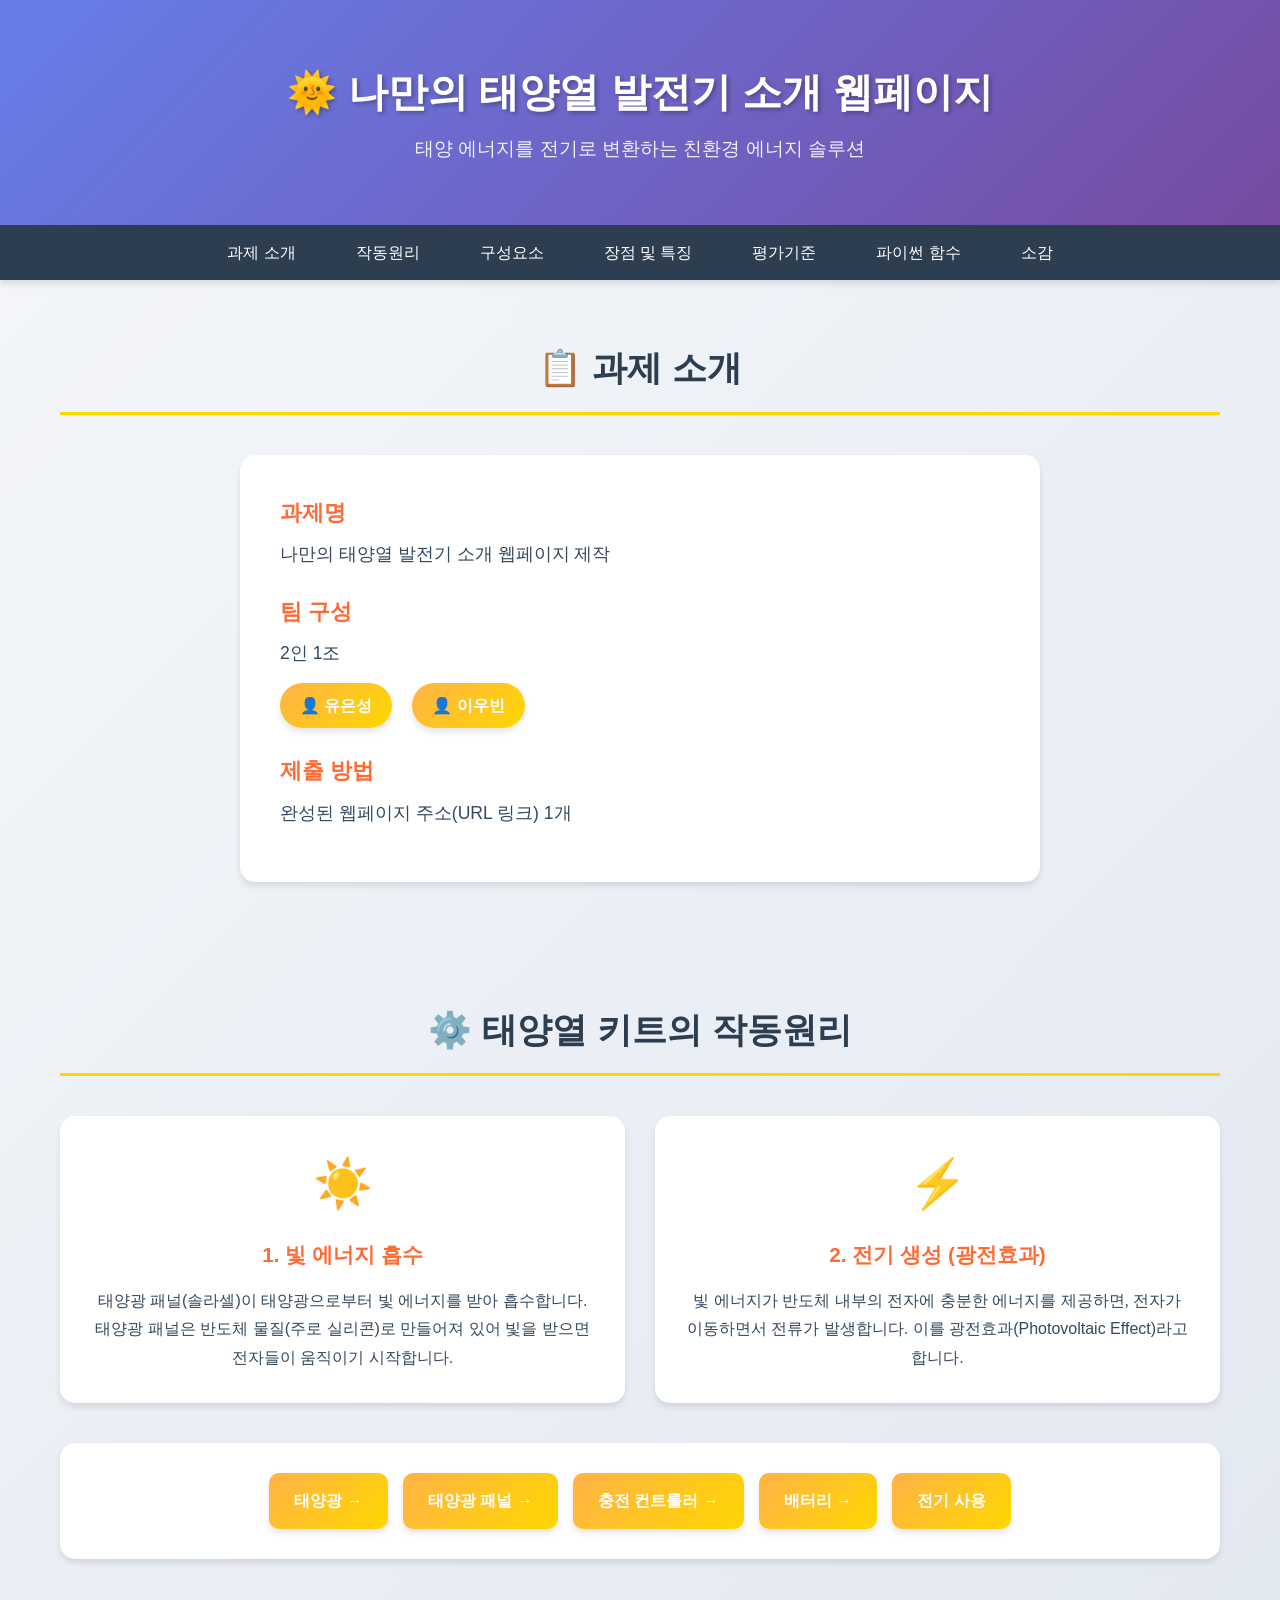
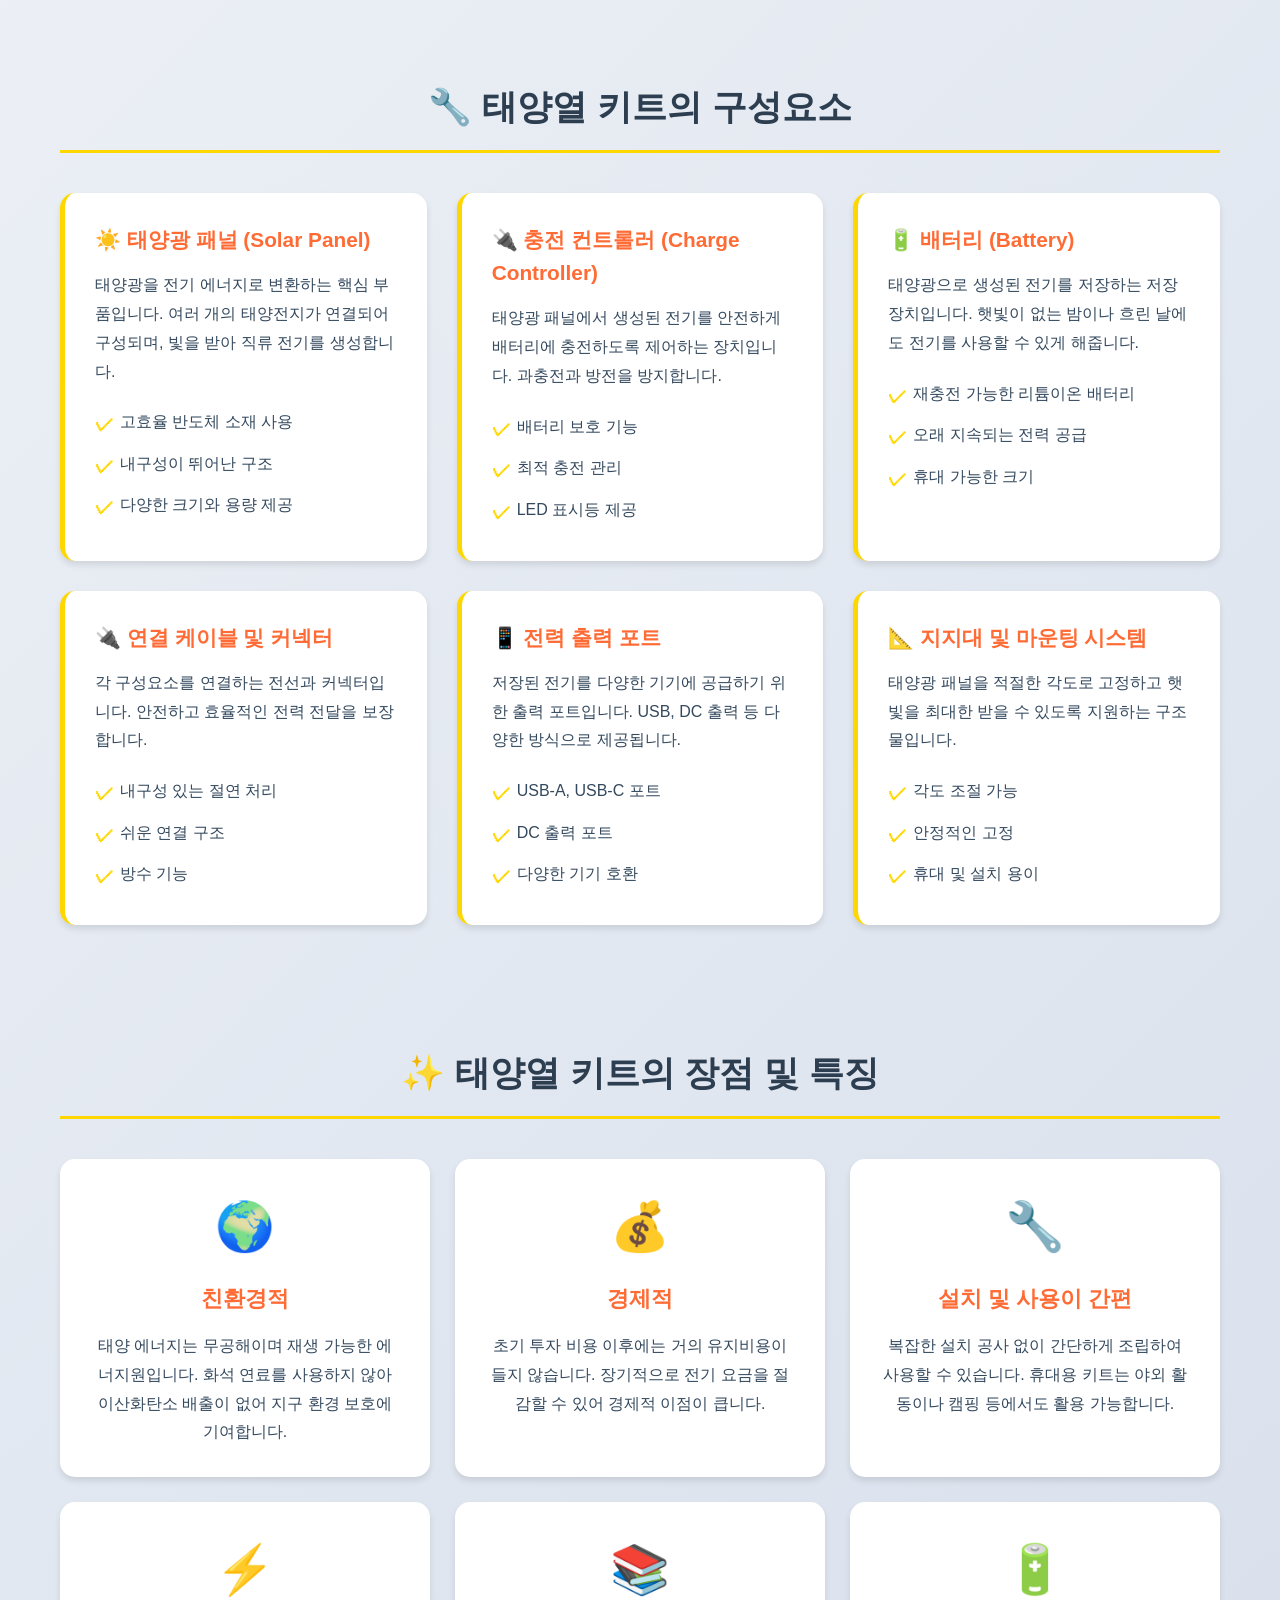
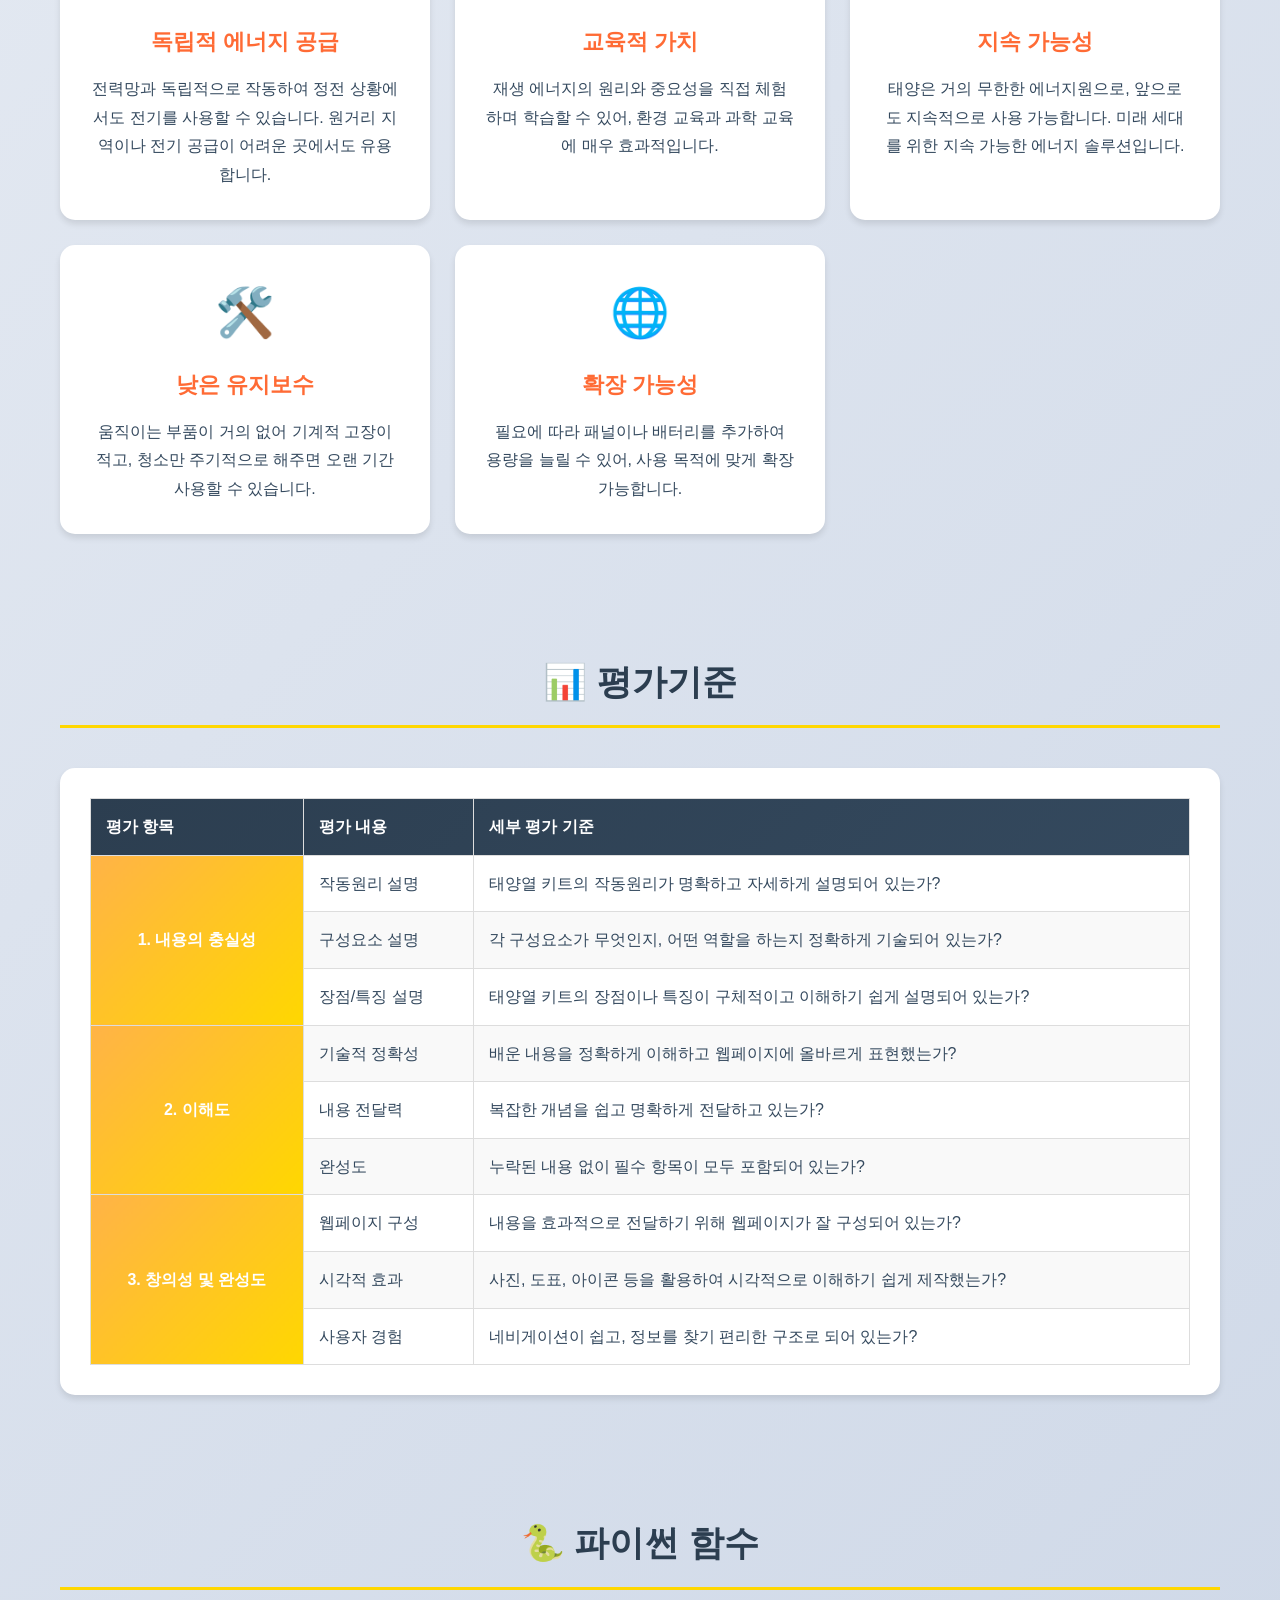
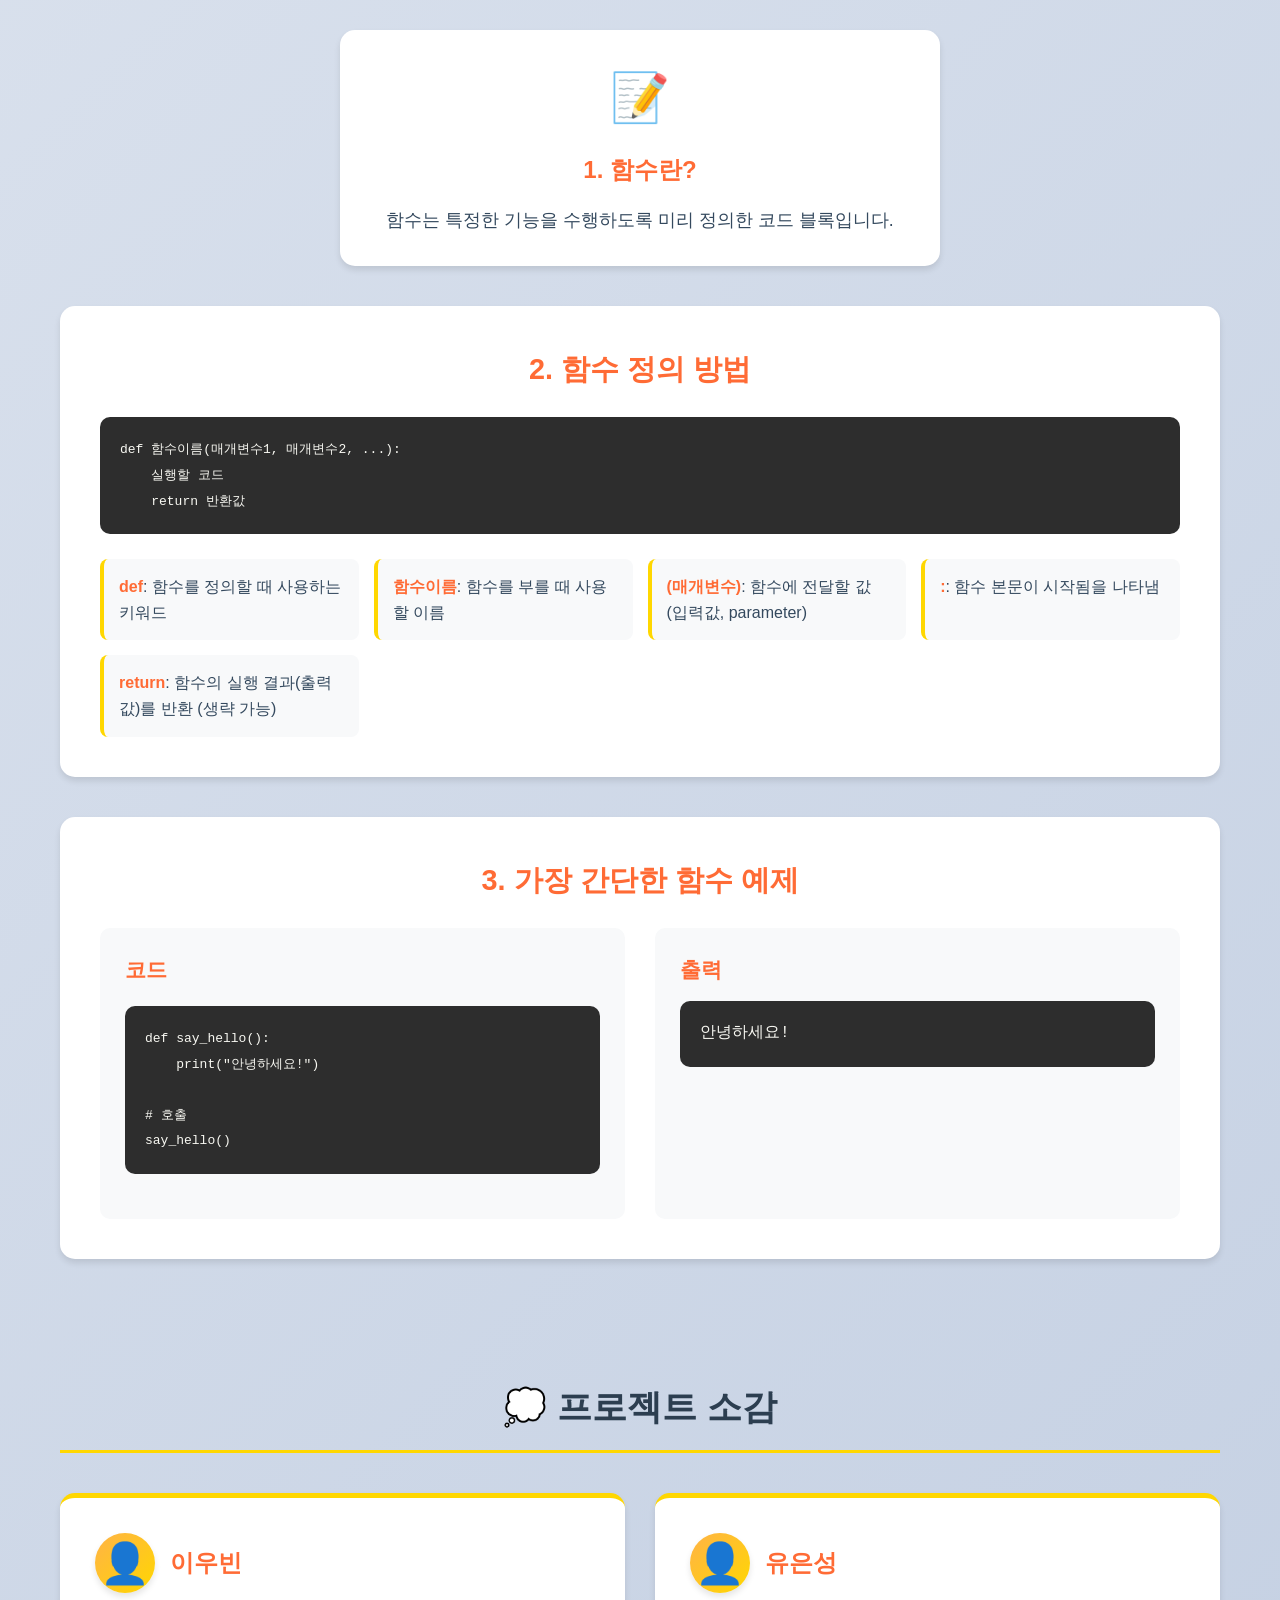
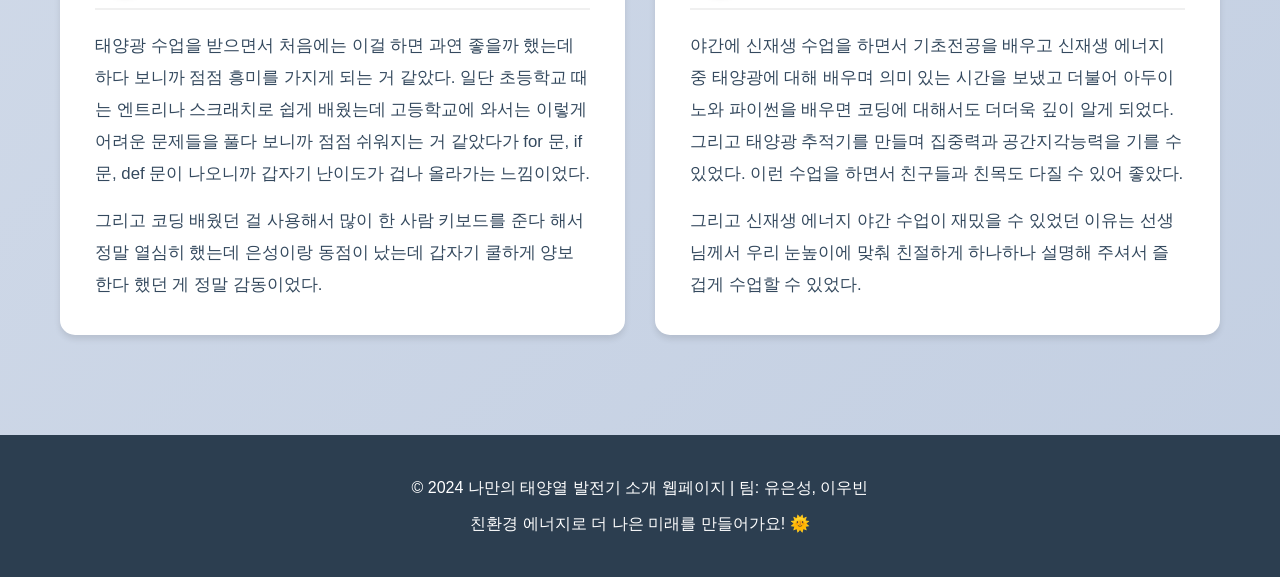
<file: index.html>
<!DOCTYPE html>
<html lang="ko">
<head>
    <meta charset="UTF-8">
    <meta name="viewport" content="width=device-width, initial-scale=1.0">
    <title>나만의 태양열 발전기 소개 웹페이지</title>
    <link rel="stylesheet" href="style.css">
</head>
<body>
    <header>
        <div class="container">
            <h1>🌞 나만의 태양열 발전기 소개 웹페이지</h1>
            <p class="subtitle">태양 에너지를 전기로 변환하는 친환경 에너지 솔루션</p>
        </div>
    </header>

    <nav>
        <div class="container">
            <ul>
                <li><a href="#about">과제 소개</a></li>
                <li><a href="#principle">작동원리</a></li>
                <li><a href="#components">구성요소</a></li>
                <li><a href="#advantages">장점 및 특징</a></li>
                <li><a href="#evaluation">평가기준</a></li>
                <li><a href="#python">파이썬 함수</a></li>
                <li><a href="#thoughts">소감</a></li>
            </ul>
        </div>
    </nav>

    <section id="about" class="section">
        <div class="container">
            <h2>📋 과제 소개</h2>
            <div class="info-card">
                <h3>과제명</h3>
                <p>나만의 태양열 발전기 소개 웹페이지 제작</p>
                
                <h3>팀 구성</h3>
                <p>2인 1조</p>
                <div class="team-members">
                    <span class="member">👤 유은성</span>
                    <span class="member">👤 이우빈</span>
                </div>

                <h3>제출 방법</h3>
                <p>완성된 웹페이지 주소(URL 링크) 1개</p>
            </div>
        </div>
    </section>

    <section id="principle" class="section">
        <div class="container">
            <h2>⚙️ 태양열 키트의 작동원리</h2>
            <div class="content-grid">
                <div class="principle-card">
                    <div class="icon">☀️</div>
                    <h3>1. 빛 에너지 흡수</h3>
                    <p>태양광 패널(솔라셀)이 태양광으로부터 빛 에너지를 받아 흡수합니다. 태양광 패널은 반도체 물질(주로 실리콘)로 만들어져 있어 빛을 받으면 전자들이 움직이기 시작합니다.</p>
                </div>
                
                <div class="principle-card">
                    <div class="icon">⚡</div>
                    <h3>2. 전기 생성 (광전효과)</h3>
                    <p>빛 에너지가 반도체 내부의 전자에 충분한 에너지를 제공하면, 전자가 이동하면서 전류가 발생합니다. 이를 광전효과(Photovoltaic Effect)라고 합니다.</p>
                </div>
            </div>
            
            <div class="diagram">
                <div class="process-flow">
                    <div class="flow-item">태양광 →</div>
                    <div class="flow-item">태양광 패널 →</div>
                    <div class="flow-item">충전 컨트롤러 →</div>
                    <div class="flow-item">배터리 →</div>
                    <div class="flow-item">전기 사용</div>
                </div>
            </div>
        </div>
    </section>

    <section id="components" class="section">
        <div class="container">
            <h2>🔧 태양열 키트의 구성요소</h2>
            <div class="components-grid">
                <div class="component-card">
                    <h3>☀️ 태양광 패널 (Solar Panel)</h3>
                    <p>태양광을 전기 에너지로 변환하는 핵심 부품입니다. 여러 개의 태양전지가 연결되어 구성되며, 빛을 받아 직류 전기를 생성합니다.</p>
                    <ul>
                        <li>고효율 반도체 소재 사용</li>
                        <li>내구성이 뛰어난 구조</li>
                        <li>다양한 크기와 용량 제공</li>
                    </ul>
                </div>
                
                <div class="component-card">
                    <h3>🔌 충전 컨트롤러 (Charge Controller)</h3>
                    <p>태양광 패널에서 생성된 전기를 안전하게 배터리에 충전하도록 제어하는 장치입니다. 과충전과 방전을 방지합니다.</p>
                    <ul>
                        <li>배터리 보호 기능</li>
                        <li>최적 충전 관리</li>
                        <li>LED 표시등 제공</li>
                    </ul>
                </div>
                
                <div class="component-card">
                    <h3>🔋 배터리 (Battery)</h3>
                    <p>태양광으로 생성된 전기를 저장하는 저장 장치입니다. 햇빛이 없는 밤이나 흐린 날에도 전기를 사용할 수 있게 해줍니다.</p>
                    <ul>
                        <li>재충전 가능한 리튬이온 배터리</li>
                        <li>오래 지속되는 전력 공급</li>
                        <li>휴대 가능한 크기</li>
                    </ul>
                </div>
                
                <div class="component-card">
                    <h3>🔌 연결 케이블 및 커넥터</h3>
                    <p>각 구성요소를 연결하는 전선과 커넥터입니다. 안전하고 효율적인 전력 전달을 보장합니다.</p>
                    <ul>
                        <li>내구성 있는 절연 처리</li>
                        <li>쉬운 연결 구조</li>
                        <li>방수 기능</li>
                    </ul>
                </div>
                
                <div class="component-card">
                    <h3>📱 전력 출력 포트</h3>
                    <p>저장된 전기를 다양한 기기에 공급하기 위한 출력 포트입니다. USB, DC 출력 등 다양한 방식으로 제공됩니다.</p>
                    <ul>
                        <li>USB-A, USB-C 포트</li>
                        <li>DC 출력 포트</li>
                        <li>다양한 기기 호환</li>
                    </ul>
                </div>
                
                <div class="component-card">
                    <h3>📐 지지대 및 마운팅 시스템</h3>
                    <p>태양광 패널을 적절한 각도로 고정하고 햇빛을 최대한 받을 수 있도록 지원하는 구조물입니다.</p>
                    <ul>
                        <li>각도 조절 가능</li>
                        <li>안정적인 고정</li>
                        <li>휴대 및 설치 용이</li>
                    </ul>
                </div>
            </div>
        </div>
    </section>

    <section id="advantages" class="section">
        <div class="container">
            <h2>✨ 태양열 키트의 장점 및 특징</h2>
            <div class="advantages-grid">
                <div class="advantage-card">
                    <div class="advantage-icon">🌍</div>
                    <h3>친환경적</h3>
                    <p>태양 에너지는 무공해이며 재생 가능한 에너지원입니다. 화석 연료를 사용하지 않아 이산화탄소 배출이 없어 지구 환경 보호에 기여합니다.</p>
                </div>
                
                <div class="advantage-card">
                    <div class="advantage-icon">💰</div>
                    <h3>경제적</h3>
                    <p>초기 투자 비용 이후에는 거의 유지비용이 들지 않습니다. 장기적으로 전기 요금을 절감할 수 있어 경제적 이점이 큽니다.</p>
                </div>
                
                <div class="advantage-card">
                    <div class="advantage-icon">🔧</div>
                    <h3>설치 및 사용이 간편</h3>
                    <p>복잡한 설치 공사 없이 간단하게 조립하여 사용할 수 있습니다. 휴대용 키트는 야외 활동이나 캠핑 등에서도 활용 가능합니다.</p>
                </div>
                
                <div class="advantage-card">
                    <div class="advantage-icon">⚡</div>
                    <h3>독립적 에너지 공급</h3>
                    <p>전력망과 독립적으로 작동하여 정전 상황에서도 전기를 사용할 수 있습니다. 원거리 지역이나 전기 공급이 어려운 곳에서도 유용합니다.</p>
                </div>
                
                <div class="advantage-card">
                    <div class="advantage-icon">📚</div>
                    <h3>교육적 가치</h3>
                    <p>재생 에너지의 원리와 중요성을 직접 체험하며 학습할 수 있어, 환경 교육과 과학 교육에 매우 효과적입니다.</p>
                </div>
                
                <div class="advantage-card">
                    <div class="advantage-icon">🔋</div>
                    <h3>지속 가능성</h3>
                    <p>태양은 거의 무한한 에너지원으로, 앞으로도 지속적으로 사용 가능합니다. 미래 세대를 위한 지속 가능한 에너지 솔루션입니다.</p>
                </div>
                
                <div class="advantage-card">
                    <div class="advantage-icon">🛠️</div>
                    <h3>낮은 유지보수</h3>
                    <p>움직이는 부품이 거의 없어 기계적 고장이 적고, 청소만 주기적으로 해주면 오랜 기간 사용할 수 있습니다.</p>
                </div>
                
                <div class="advantage-card">
                    <div class="advantage-icon">🌐</div>
                    <h3>확장 가능성</h3>
                    <p>필요에 따라 패널이나 배터리를 추가하여 용량을 늘릴 수 있어, 사용 목적에 맞게 확장 가능합니다.</p>
                </div>
            </div>
        </div>
    </section>

    <section id="evaluation" class="section">
        <div class="container">
            <h2>📊 평가기준</h2>
            <div class="table-container">
                <table class="evaluation-table">
                    <thead>
                        <tr>
                            <th>평가 항목</th>
                            <th>평가 내용</th>
                            <th>세부 평가 기준</th>
                        </tr>
                    </thead>
                    <tbody>
                        <tr>
                            <td rowspan="3" class="category">1. 내용의 충실성</td>
                            <td>작동원리 설명</td>
                            <td>태양열 키트의 작동원리가 명확하고 자세하게 설명되어 있는가?</td>
                        </tr>
                        <tr>
                            <td>구성요소 설명</td>
                            <td>각 구성요소가 무엇인지, 어떤 역할을 하는지 정확하게 기술되어 있는가?</td>
                        </tr>
                        <tr>
                            <td>장점/특징 설명</td>
                            <td>태양열 키트의 장점이나 특징이 구체적이고 이해하기 쉽게 설명되어 있는가?</td>
                        </tr>
                        <tr>
                            <td rowspan="3" class="category">2. 이해도</td>
                            <td>기술적 정확성</td>
                            <td>배운 내용을 정확하게 이해하고 웹페이지에 올바르게 표현했는가?</td>
                        </tr>
                        <tr>
                            <td>내용 전달력</td>
                            <td>복잡한 개념을 쉽고 명확하게 전달하고 있는가?</td>
                        </tr>
                        <tr>
                            <td>완성도</td>
                            <td>누락된 내용 없이 필수 항목이 모두 포함되어 있는가?</td>
                        </tr>
                        <tr>
                            <td rowspan="3" class="category">3. 창의성 및 완성도</td>
                            <td>웹페이지 구성</td>
                            <td>내용을 효과적으로 전달하기 위해 웹페이지가 잘 구성되어 있는가?</td>
                        </tr>
                        <tr>
                            <td>시각적 효과</td>
                            <td>사진, 도표, 아이콘 등을 활용하여 시각적으로 이해하기 쉽게 제작했는가?</td>
                        </tr>
                        <tr>
                            <td>사용자 경험</td>
                            <td>네비게이션이 쉽고, 정보를 찾기 편리한 구조로 되어 있는가?</td>
                        </tr>
                    </tbody>
                </table>
            </div>
        </div>
    </section>

    <section id="python" class="section">
        <div class="container">
            <h2>🐍 파이썬 함수</h2>
            
            <div class="python-intro">
                <div class="python-card">
                    <div class="python-icon">📝</div>
                    <h3>1. 함수란?</h3>
                    <p>함수는 특정한 기능을 수행하도록 미리 정의한 코드 블록입니다.</p>
                </div>
            </div>

            <div class="python-syntax">
                <h3>2. 함수 정의 방법</h3>
                <div class="code-block">
                    <pre><code>def 함수이름(매개변수1, 매개변수2, ...):
    실행할 코드
    return 반환값</code></pre>
                </div>
                
                <div class="syntax-explanation">
                    <div class="explanation-item">
                        <strong>def</strong>: 함수를 정의할 때 사용하는 키워드
                    </div>
                    <div class="explanation-item">
                        <strong>함수이름</strong>: 함수를 부를 때 사용할 이름
                    </div>
                    <div class="explanation-item">
                        <strong>(매개변수)</strong>: 함수에 전달할 값(입력값, parameter)
                    </div>
                    <div class="explanation-item">
                        <strong>:</strong>: 함수 본문이 시작됨을 나타냄
                    </div>
                    <div class="explanation-item">
                        <strong>return</strong>: 함수의 실행 결과(출력값)를 반환 (생략 가능)
                    </div>
                </div>
            </div>

            <div class="python-example">
                <h3>3. 가장 간단한 함수 예제</h3>
                <div class="example-container">
                    <div class="example-code">
                        <h4>코드</h4>
                        <div class="code-block">
                            <pre><code>def say_hello():
    print("안녕하세요!")

# 호출
say_hello()</code></pre>
                        </div>
                    </div>
                    <div class="example-output">
                        <h4>출력</h4>
                        <div class="output-block">
                            <pre>안녕하세요!</pre>
                        </div>
                    </div>
                </div>
            </div>
        </div>
    </section>

    <section id="thoughts" class="section">
        <div class="container">
            <h2>💭 프로젝트 소감</h2>
            <div class="thoughts-container">
                <div class="thought-card">
                    <div class="thought-header">
                        <div class="thought-avatar">👤</div>
                        <h3>이우빈</h3>
                    </div>
                    <div class="thought-content">
                        <p>태양광 수업을 받으면서 처음에는 이걸 하면 과연 좋을까 했는데 하다 보니까 점점 흥미를 가지게 되는 거 같았다. 일단 초등학교 때는 엔트리나 스크래치로 쉽게 배웠는데 고등학교에 와서는 이렇게 어려운 문제들을 풀다 보니까 점점 쉬워지는 거 같았다가 for 문, if 문, def 문이 나오니까 갑자기 난이도가 겁나 올라가는 느낌이었다.</p>
                        <p>그리고 코딩 배웠던 걸 사용해서 많이 한 사람 키보드를 준다 해서 정말 열심히 했는데 은성이랑 동점이 났는데 갑자기 쿨하게 양보한다 했던 게 정말 감동이었다.</p>
                    </div>
                </div>
                
                <div class="thought-card">
                    <div class="thought-header">
                        <div class="thought-avatar">👤</div>
                        <h3>유은성</h3>
                    </div>
                    <div class="thought-content">
                        <p>야간에 신재생 수업을 하면서 기초전공을 배우고 신재생 에너지 중 태양광에 대해 배우며 의미 있는 시간을 보냈고 더불어 아두이노와 파이썬을 배우면 코딩에 대해서도 더더욱 깊이 알게 되었다. 그리고 태양광 추적기를 만들며 집중력과 공간지각능력을 기를 수 있었다. 이런 수업을 하면서 친구들과 친목도 다질 수 있어 좋았다.</p>
                        <p>그리고 신재생 에너지 야간 수업이 재밌을 수 있었던 이유는 선생님께서 우리 눈높이에 맞춰 친절하게 하나하나 설명해 주셔서 즐겁게 수업할 수 있었다.</p>
                    </div>
                </div>
            </div>
        </div>
    </section>

    <footer>
        <div class="container">
            <p>© 2024 나만의 태양열 발전기 소개 웹페이지 | 팀: 유은성, 이우빈</p>
            <p>친환경 에너지로 더 나은 미래를 만들어가요! 🌞</p>
        </div>
    </footer>
</body>
</html>
</file>
<file: style.css>
* {
    margin: 0;
    padding: 0;
    box-sizing: border-box;
}

:root {
    --primary-color: #FFB347;
    --secondary-color: #FFD700;
    --accent-color: #FF6B35;
    --dark-color: #2C3E50;
    --light-color: #ECF0F1;
    --text-color: #34495E;
    --shadow: 0 4px 6px rgba(0, 0, 0, 0.1);
    --shadow-hover: 0 8px 15px rgba(0, 0, 0, 0.2);
}

body {
    font-family: 'Segoe UI', Tahoma, Geneva, Verdana, sans-serif;
    line-height: 1.6;
    color: var(--text-color);
    background: linear-gradient(135deg, #f5f7fa 0%, #c3cfe2 100%);
}

.container {
    max-width: 1200px;
    margin: 0 auto;
    padding: 0 20px;
}

/* Header */
header {
    background: linear-gradient(135deg, #667eea 0%, #764ba2 100%);
    color: white;
    padding: 60px 0;
    text-align: center;
    box-shadow: var(--shadow);
}

header h1 {
    font-size: 2.5em;
    margin-bottom: 10px;
    text-shadow: 2px 2px 4px rgba(0, 0, 0, 0.3);
}

.subtitle {
    font-size: 1.2em;
    opacity: 0.9;
}

/* Navigation */
nav {
    background: var(--dark-color);
    position: sticky;
    top: 0;
    z-index: 1000;
    box-shadow: var(--shadow);
}

nav ul {
    list-style: none;
    display: flex;
    justify-content: center;
    flex-wrap: wrap;
    padding: 0;
}

nav li {
    margin: 0 5px;
}

nav a {
    display: block;
    padding: 15px 25px;
    color: white;
    text-decoration: none;
    transition: background 0.3s;
    border-radius: 5px;
}

nav a:hover {
    background: var(--accent-color);
}

/* Sections */
.section {
    padding: 60px 0;
    animation: fadeIn 0.6s ease-in;
}

@keyframes fadeIn {
    from {
        opacity: 0;
        transform: translateY(20px);
    }
    to {
        opacity: 1;
        transform: translateY(0);
    }
}

.section h2 {
    font-size: 2.2em;
    margin-bottom: 40px;
    text-align: center;
    color: var(--dark-color);
    border-bottom: 3px solid var(--secondary-color);
    padding-bottom: 15px;
}

/* Info Card */
.info-card {
    background: white;
    padding: 40px;
    border-radius: 15px;
    box-shadow: var(--shadow);
    max-width: 800px;
    margin: 0 auto;
}

.info-card h3 {
    color: var(--accent-color);
    margin-top: 25px;
    margin-bottom: 10px;
    font-size: 1.4em;
}

.info-card h3:first-child {
    margin-top: 0;
}

.info-card p {
    margin-bottom: 15px;
    font-size: 1.1em;
}

.team-members {
    display: flex;
    gap: 20px;
    margin-top: 15px;
}

.member {
    background: linear-gradient(135deg, var(--primary-color), var(--secondary-color));
    padding: 10px 20px;
    border-radius: 25px;
    color: white;
    font-weight: bold;
    box-shadow: var(--shadow);
}

/* Content Grid */
.content-grid {
    display: grid;
    grid-template-columns: repeat(auto-fit, minmax(300px, 1fr));
    gap: 30px;
    margin-bottom: 40px;
}

.principle-card {
    background: white;
    padding: 30px;
    border-radius: 15px;
    box-shadow: var(--shadow);
    text-align: center;
    transition: transform 0.3s, box-shadow 0.3s;
}

.principle-card:hover {
    transform: translateY(-5px);
    box-shadow: var(--shadow-hover);
}

.principle-card .icon {
    font-size: 3em;
    margin-bottom: 15px;
}

.principle-card h3 {
    color: var(--accent-color);
    margin-bottom: 15px;
    font-size: 1.3em;
}

.principle-card p {
    line-height: 1.8;
    color: var(--text-color);
}

/* Diagram */
.diagram {
    background: white;
    padding: 30px;
    border-radius: 15px;
    box-shadow: var(--shadow);
    margin-top: 30px;
}

.process-flow {
    display: flex;
    justify-content: center;
    align-items: center;
    flex-wrap: wrap;
    gap: 15px;
}

.flow-item {
    background: linear-gradient(135deg, var(--primary-color), var(--secondary-color));
    color: white;
    padding: 15px 25px;
    border-radius: 10px;
    font-weight: bold;
    box-shadow: var(--shadow);
}

/* Components Grid */
.components-grid {
    display: grid;
    grid-template-columns: repeat(auto-fit, minmax(350px, 1fr));
    gap: 30px;
}

.component-card {
    background: white;
    padding: 30px;
    border-radius: 15px;
    box-shadow: var(--shadow);
    transition: transform 0.3s, box-shadow 0.3s;
    border-left: 5px solid var(--secondary-color);
}

.component-card:hover {
    transform: translateY(-5px);
    box-shadow: var(--shadow-hover);
}

.component-card h3 {
    color: var(--accent-color);
    margin-bottom: 15px;
    font-size: 1.3em;
}

.component-card p {
    margin-bottom: 15px;
    line-height: 1.8;
}

.component-card ul {
    list-style: none;
    padding-left: 0;
}

.component-card ul li {
    padding: 8px 0;
    padding-left: 25px;
    position: relative;
}

.component-card ul li:before {
    content: "✓";
    position: absolute;
    left: 0;
    color: var(--secondary-color);
    font-weight: bold;
    font-size: 1.2em;
}

/* Advantages Grid */
.advantages-grid {
    display: grid;
    grid-template-columns: repeat(auto-fit, minmax(280px, 1fr));
    gap: 25px;
}

.advantage-card {
    background: white;
    padding: 30px;
    border-radius: 15px;
    box-shadow: var(--shadow);
    text-align: center;
    transition: transform 0.3s, box-shadow 0.3s;
}

.advantage-card:hover {
    transform: translateY(-5px);
    box-shadow: var(--shadow-hover);
}

.advantage-icon {
    font-size: 3em;
    margin-bottom: 15px;
}

.advantage-card h3 {
    color: var(--accent-color);
    margin-bottom: 15px;
    font-size: 1.4em;
}

.advantage-card p {
    line-height: 1.8;
    color: var(--text-color);
}

/* Evaluation Table */
.table-container {
    overflow-x: auto;
    background: white;
    padding: 30px;
    border-radius: 15px;
    box-shadow: var(--shadow);
}

.evaluation-table {
    width: 100%;
    border-collapse: collapse;
    margin: 0 auto;
}

.evaluation-table thead {
    background: linear-gradient(135deg, var(--dark-color), #34495E);
    color: white;
}

.evaluation-table th {
    padding: 15px;
    text-align: left;
    font-weight: bold;
    border: 1px solid #ddd;
}

.evaluation-table td {
    padding: 15px;
    border: 1px solid #ddd;
    vertical-align: top;
}

.evaluation-table tbody tr:nth-child(even) {
    background: #f9f9f9;
}

.evaluation-table tbody tr:hover {
    background: #f0f0f0;
}

.evaluation-table .category {
    background: linear-gradient(135deg, var(--primary-color), var(--secondary-color));
    color: white;
    font-weight: bold;
    text-align: center;
    vertical-align: middle;
}

/* Python Section */
.python-intro {
    margin-bottom: 40px;
}

.python-card {
    background: white;
    padding: 30px;
    border-radius: 15px;
    box-shadow: var(--shadow);
    text-align: center;
    max-width: 600px;
    margin: 0 auto;
}

.python-icon {
    font-size: 3em;
    margin-bottom: 15px;
}

.python-card h3 {
    color: var(--accent-color);
    margin-bottom: 15px;
    font-size: 1.5em;
}

.python-card p {
    font-size: 1.1em;
    line-height: 1.8;
}

.python-syntax {
    background: white;
    padding: 40px;
    border-radius: 15px;
    box-shadow: var(--shadow);
    margin-bottom: 40px;
}

.python-syntax h3 {
    color: var(--accent-color);
    margin-bottom: 25px;
    font-size: 1.8em;
    text-align: center;
}

.code-block {
    background: #2d2d2d;
    color: #f8f8f2;
    padding: 20px;
    border-radius: 10px;
    margin: 20px 0;
    overflow-x: auto;
}

.code-block pre {
    margin: 0;
    font-family: 'Consolas', 'Monaco', 'Courier New', monospace;
    font-size: 1em;
    line-height: 1.6;
}

.code-block code {
    color: #f8f8f2;
}

.syntax-explanation {
    display: grid;
    grid-template-columns: repeat(auto-fit, minmax(250px, 1fr));
    gap: 15px;
    margin-top: 25px;
}

.explanation-item {
    background: #f8f9fa;
    padding: 15px;
    border-radius: 8px;
    border-left: 4px solid var(--secondary-color);
    line-height: 1.6;
}

.explanation-item strong {
    color: var(--accent-color);
    font-weight: bold;
}

.python-example {
    background: white;
    padding: 40px;
    border-radius: 15px;
    box-shadow: var(--shadow);
}

.python-example h3 {
    color: var(--accent-color);
    margin-bottom: 25px;
    font-size: 1.8em;
    text-align: center;
}

.example-container {
    display: grid;
    grid-template-columns: repeat(auto-fit, minmax(400px, 1fr));
    gap: 30px;
    margin-top: 25px;
}

.example-code,
.example-output {
    background: #f8f9fa;
    padding: 25px;
    border-radius: 10px;
}

.example-code h4,
.example-output h4 {
    color: var(--accent-color);
    margin-bottom: 15px;
    font-size: 1.3em;
}

.output-block {
    background: #2d2d2d;
    color: #f8f8f2;
    padding: 20px;
    border-radius: 10px;
    margin-top: 15px;
}

.output-block pre {
    margin: 0;
    font-family: 'Consolas', 'Monaco', 'Courier New', monospace;
    font-size: 1em;
    line-height: 1.6;
    color: #f8f8f2;
}

/* Thoughts Section */
.thoughts-container {
    display: grid;
    grid-template-columns: repeat(auto-fit, minmax(450px, 1fr));
    gap: 30px;
    margin-top: 40px;
}

.thought-card {
    background: white;
    padding: 35px;
    border-radius: 15px;
    box-shadow: var(--shadow);
    transition: transform 0.3s, box-shadow 0.3s;
    border-top: 5px solid var(--secondary-color);
}

.thought-card:hover {
    transform: translateY(-5px);
    box-shadow: var(--shadow-hover);
}

.thought-header {
    display: flex;
    align-items: center;
    gap: 15px;
    margin-bottom: 20px;
    padding-bottom: 15px;
    border-bottom: 2px solid #f0f0f0;
}

.thought-avatar {
    font-size: 2.5em;
    background: linear-gradient(135deg, var(--primary-color), var(--secondary-color));
    width: 60px;
    height: 60px;
    border-radius: 50%;
    display: flex;
    align-items: center;
    justify-content: center;
    box-shadow: var(--shadow);
}

.thought-header h3 {
    color: var(--accent-color);
    font-size: 1.5em;
    margin: 0;
}

.thought-content {
    line-height: 1.9;
}

.thought-content p {
    margin-bottom: 15px;
    color: var(--text-color);
    font-size: 1.05em;
}

.thought-content p:last-child {
    margin-bottom: 0;
}

/* Footer */
footer {
    background: var(--dark-color);
    color: white;
    text-align: center;
    padding: 30px 0;
    margin-top: 40px;
}

footer p {
    margin: 10px 0;
}

/* Responsive Design */
@media (max-width: 768px) {
    header h1 {
        font-size: 1.8em;
    }
    
    .subtitle {
        font-size: 1em;
    }
    
    nav ul {
        flex-direction: column;
    }
    
    nav a {
        text-align: center;
    }
    
    .section h2 {
        font-size: 1.8em;
    }
    
    .content-grid,
    .components-grid,
    .advantages-grid,
    .thoughts-container {
        grid-template-columns: 1fr;
    }
    
    .process-flow {
        flex-direction: column;
    }
    
    .thought-card {
        padding: 25px;
    }
    
    .evaluation-table {
        font-size: 0.9em;
    }
    
    .evaluation-table th,
    .evaluation-table td {
        padding: 10px;
    }

    .syntax-explanation {
        grid-template-columns: 1fr;
    }

    .example-container {
        grid-template-columns: 1fr;
    }

    .python-syntax,
    .python-example {
        padding: 25px;
    }
}
</file>
